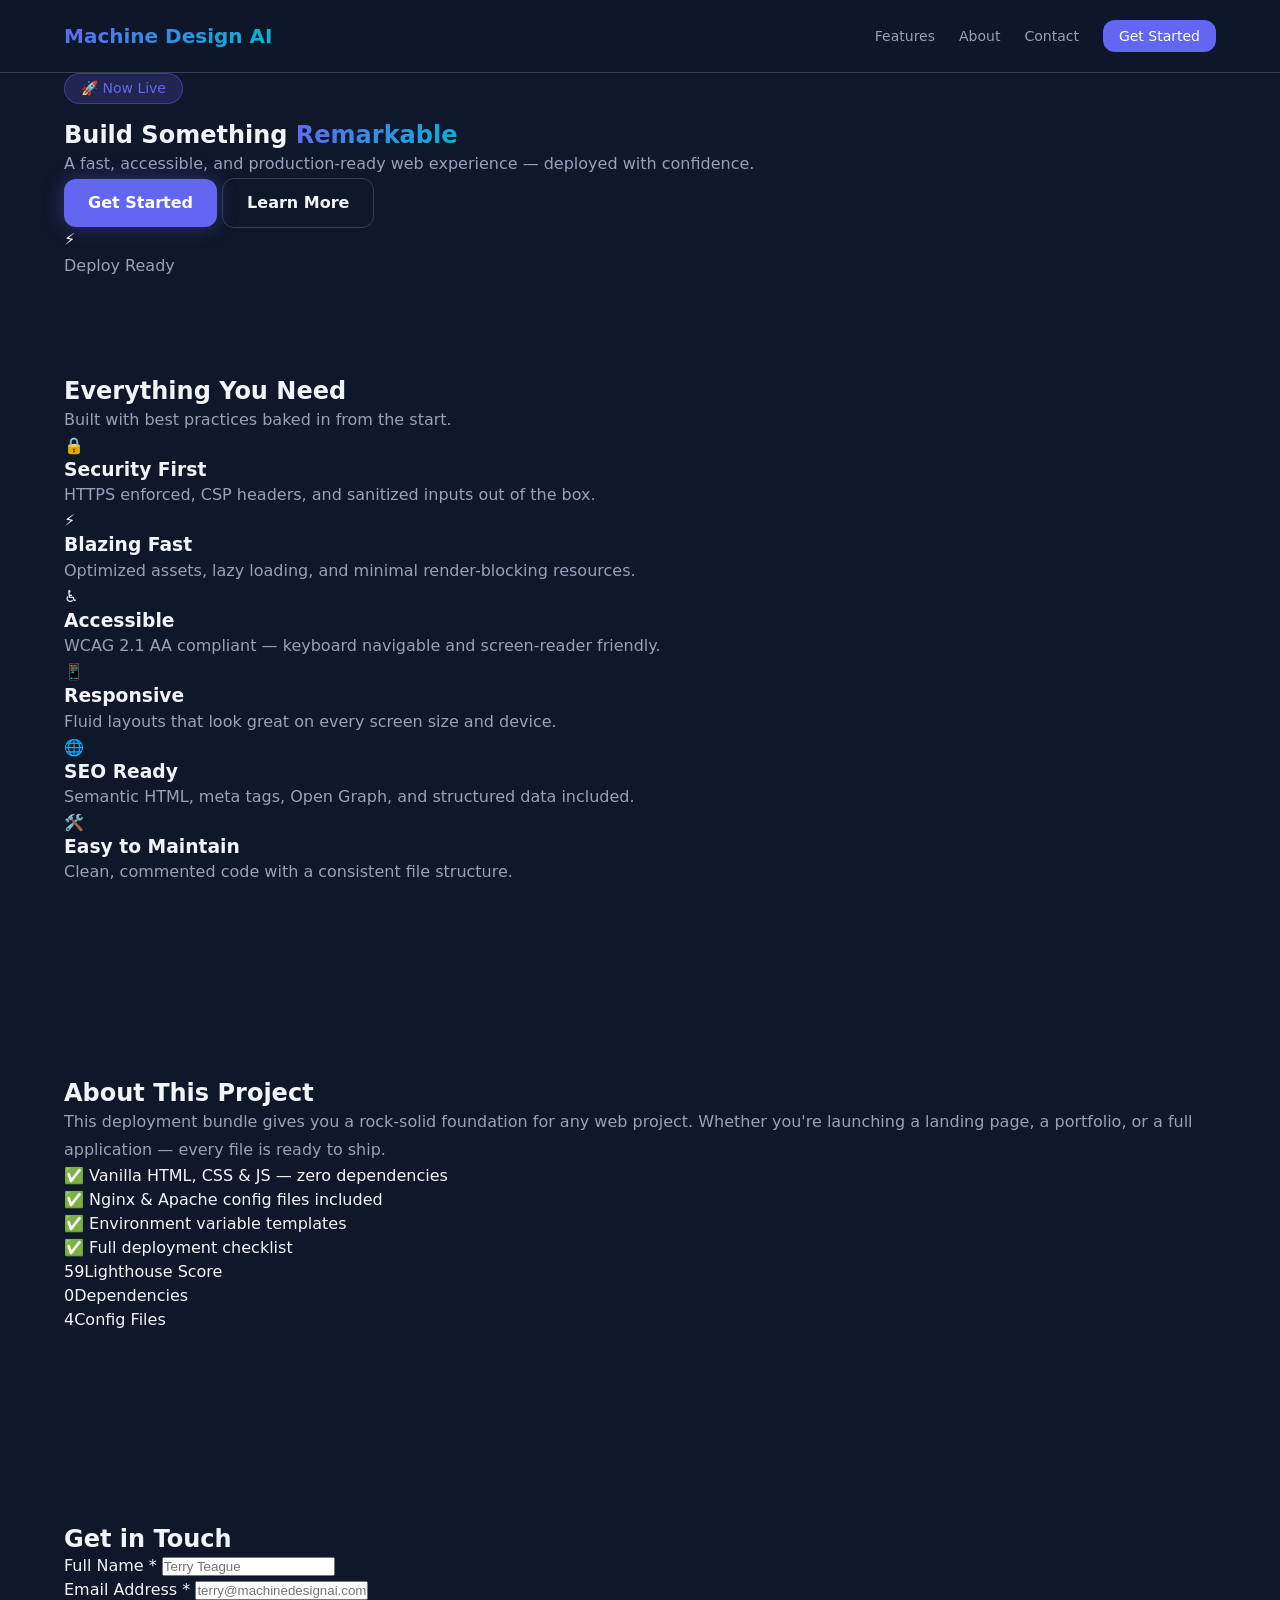
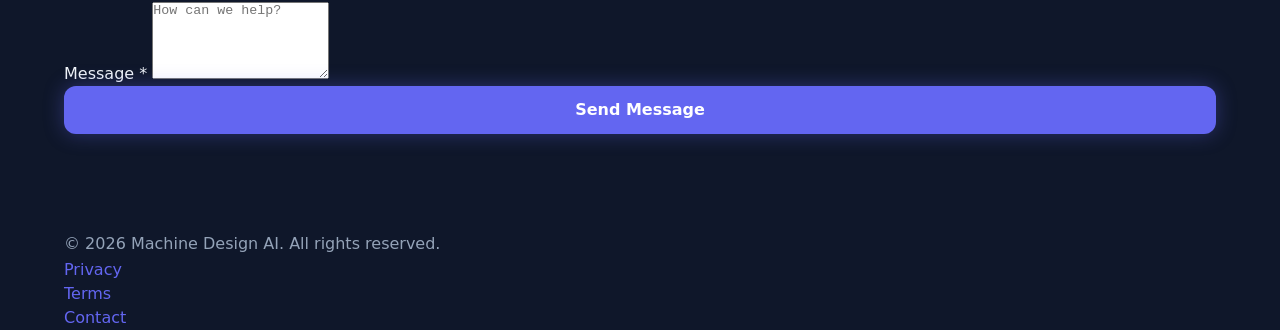
<file: index.html>
<!DOCTYPE html>
<html lang="en">
<head>
  <meta charset="UTF-8" />
  <meta name="viewport" content="width=device-width, initial-scale=1.0" />
  <meta name="description" content="A production-ready website deployment bundle." />
  <meta name="theme-color" content="#0f172a" />
  <title>Machine Design AI Assistant</title>

  <!-- Preload critical assets -->
  <link rel="preload" href="css/main.css" as="style" />
  <link rel="preload" href="js/app.js" as="script" />

  <!-- Styles -->
  <link rel="stylesheet" href="css/main.css" />

  <!-- Favicon -->
  <link rel="icon" type="image/svg+xml" href="assets/favicon.svg" />
</head>
<body>
  <!-- Skip navigation for accessibility -->
  <a class="skip-link" href="#main-content">Skip to main content</a>

  <!-- ===== HEADER ===== -->
  <header class="site-header" role="banner">
    <nav class="nav container" aria-label="Primary navigation">
      <a class="nav__logo" href="/" aria-label="Home">
        <span class="nav__logo-text">Machine Design AI</span>
      </a>
      <button class="nav__toggle" aria-expanded="false" aria-controls="nav-menu" aria-label="Open menu">
        <span class="hamburger"></span>
      </button>
      <ul class="nav__menu" id="nav-menu" role="list">
        <li><a class="nav__link" href="#features">Features</a></li>
        <li><a class="nav__link" href="#about">About</a></li>
        <li><a class="nav__link" href="#contact">Contact</a></li>
        <li><a class="nav__link nav__link--cta" href="#get-started">Get Started</a></li>
      </ul>
    </nav>
  </header>

  <!-- ===== MAIN ===== -->
  <main id="main-content">

    <!-- Hero Section -->
    <section class="hero" aria-labelledby="hero-heading">
      <div class="container hero__inner">
        <div class="hero__content">
          <span class="badge">🚀 Now Live</span>
          <h1 class="hero__title" id="hero-heading">
            Build Something <span class="text-gradient">Remarkable</span>
          </h1>
          <p class="hero__subtitle">
            A fast, accessible, and production-ready web experience — deployed with confidence.
          </p>
          <div class="hero__actions">
            <a class="btn btn--primary" href="#get-started">Get Started</a>
            <a class="btn btn--outline" href="#features">Learn More</a>
          </div>
        </div>
        <div class="hero__visual" aria-hidden="true">
          <div class="hero__card">
            <div class="hero__card-icon">⚡</div>
            <p class="hero__card-label">Deploy Ready</p>
          </div>
        </div>
      </div>
    </section>

    <!-- Features Section -->
    <section class="features section" id="features" aria-labelledby="features-heading">
      <div class="container">
        <h2 class="section__title" id="features-heading">Everything You Need</h2>
        <p class="section__subtitle">Built with best practices baked in from the start.</p>
        <div class="features__grid">
          <article class="feature-card">
            <div class="feature-card__icon" aria-hidden="true">🔒</div>
            <h3 class="feature-card__title">Security First</h3>
            <p class="feature-card__desc">HTTPS enforced, CSP headers, and sanitized inputs out of the box.</p>
          </article>
          <article class="feature-card">
            <div class="feature-card__icon" aria-hidden="true">⚡</div>
            <h3 class="feature-card__title">Blazing Fast</h3>
            <p class="feature-card__desc">Optimized assets, lazy loading, and minimal render-blocking resources.</p>
          </article>
          <article class="feature-card">
            <div class="feature-card__icon" aria-hidden="true">♿</div>
            <h3 class="feature-card__title">Accessible</h3>
            <p class="feature-card__desc">WCAG 2.1 AA compliant — keyboard navigable and screen-reader friendly.</p>
          </article>
          <article class="feature-card">
            <div class="feature-card__icon" aria-hidden="true">📱</div>
            <h3 class="feature-card__title">Responsive</h3>
            <p class="feature-card__desc">Fluid layouts that look great on every screen size and device.</p>
          </article>
          <article class="feature-card">
            <div class="feature-card__icon" aria-hidden="true">🌐</div>
            <h3 class="feature-card__title">SEO Ready</h3>
            <p class="feature-card__desc">Semantic HTML, meta tags, Open Graph, and structured data included.</p>
          </article>
          <article class="feature-card">
            <div class="feature-card__icon" aria-hidden="true">🛠️</div>
            <h3 class="feature-card__title">Easy to Maintain</h3>
            <p class="feature-card__desc">Clean, commented code with a consistent file structure.</p>
          </article>
        </div>
      </div>
    </section>

    <!-- About Section -->
    <section class="about section" id="about" aria-labelledby="about-heading">
      <div class="container about__inner">
        <div class="about__content">
          <h2 class="section__title" id="about-heading">About This Project</h2>
          <p>This deployment bundle gives you a rock-solid foundation for any web project. Whether you're launching a landing page, a portfolio, or a full application — every file is ready to ship.</p>
          <ul class="about__list">
            <li>✅ Vanilla HTML, CSS &amp; JS — zero dependencies</li>
            <li>✅ Nginx &amp; Apache config files included</li>
            <li>✅ Environment variable templates</li>
            <li>✅ Full deployment checklist</li>
          </ul>
        </div>
        <div class="about__stats">
          <div class="stat"><span class="stat__num" data-target="100">0</span><span class="stat__label">Lighthouse Score</span></div>
          <div class="stat"><span class="stat__num" data-target="0">0</span><span class="stat__label">Dependencies</span></div>
          <div class="stat"><span class="stat__num" data-target="6">0</span><span class="stat__label">Config Files</span></div>
        </div>
      </div>
    </section>

    <!-- Contact Section -->
    <section class="contact section" id="contact" aria-labelledby="contact-heading">
      <div class="container">
        <h2 class="section__title" id="contact-heading">Get in Touch</h2>
        <form class="contact__form" id="contact-form" novalidate>
          <div class="form-group">
            <label for="name" class="form-label">Full Name <span aria-hidden="true">*</span></label>
            <input type="text" id="name" name="name" class="form-input" placeholder="Terry Teague" required autocomplete="name" />
            <span class="form-error" role="alert" aria-live="polite"></span>
          </div>
          <div class="form-group">
            <label for="email" class="form-label">Email Address <span aria-hidden="true">*</span></label>
            <input type="email" id="email" name="email" class="form-input" placeholder="terry@machinedesignai.com" required autocomplete="email" />
            <span class="form-error" role="alert" aria-live="polite"></span>
          </div>
          <div class="form-group">
            <label for="message" class="form-label">Message <span aria-hidden="true">*</span></label>
            <textarea id="message" name="message" class="form-input form-textarea" placeholder="How can we help?" rows="5" required></textarea>
            <span class="form-error" role="alert" aria-live="polite"></span>
          </div>
          <button type="submit" class="btn btn--primary btn--full">Send Message</button>
          <p class="form-success" id="form-success" role="status" aria-live="polite" hidden>✅ Message sent! We'll be in touch soon.</p>
        </form>
      </div>
    </section>

  </main>

  <!-- ===== FOOTER ===== -->
  <footer class="site-footer" role="contentinfo">
    <div class="container footer__inner">
      <p class="footer__copy">&copy; <span id="footer-year"></span> Machine Design AI. All rights reserved.</p>
      <nav aria-label="Footer navigation">
        <ul class="footer__links" role="list">
          <li><a href="/privacy.html">Privacy</a></li>
          <li><a href="/terms.html">Terms</a></li>
          <li><a href="mailto:hello@machinedesignai.com">Contact</a></li>
        </ul>
      </nav>
    </div>
  </footer>

  <!-- Scripts -->
  <script src="js/app.js" defer></script>
</body>
</html>
</file>
<file: css/main.css>
/* ============================================================
   main.css — Production Stylesheet
   Machine Design AI Assistant
   ============================================================ */

:root {
  --color-bg: #0f172a; --color-bg-card: #1e293b; --color-bg-input: #1e293b;
  --color-surface: #334155; --color-primary: #6366f1; --color-primary-hov: #4f46e5;
  --color-accent: #06b6d4; --color-text: #f1f5f9; --color-text-muted: #94a3b8;
  --color-border: #334155; --color-error: #f87171; --color-success: #4ade80;
  --font-sans: 'Segoe UI', system-ui, -apple-system, sans-serif;
  --font-mono: 'Cascadia Code', 'Fira Code', monospace;
  --text-xs: 0.75rem; --text-sm: 0.875rem; --text-base: 1rem;
  --text-lg: 1.125rem; --text-xl: 1.25rem; --text-2xl: 1.5rem;
  --text-3xl: 1.875rem; --text-4xl: 2.25rem; --text-5xl: 3rem; --text-6xl: 3.75rem;
  --fw-normal: 400; --fw-medium: 500; --fw-semibold: 600; --fw-bold: 700;
  --lh-tight: 1.25; --lh-normal: 1.5; --lh-relaxed: 1.75;
  --space-1: 0.25rem; --space-2: 0.5rem; --space-3: 0.75rem; --space-4: 1rem;
  --space-5: 1.25rem; --space-6: 1.5rem; --space-8: 2rem; --space-10: 2.5rem;
  --space-12: 3rem; --space-16: 4rem; --space-20: 5rem; --space-24: 6rem;
  --max-w-content: 1200px; --max-w-narrow: 720px;
  --radius-sm: 0.375rem; --radius-md: 0.75rem; --radius-lg: 1rem;
  --radius-xl: 1.5rem; --radius-full: 9999px;
  --shadow-sm: 0 1px 3px rgba(0,0,0,.4); --shadow-md: 0 4px 16px rgba(0,0,0,.4);
  --shadow-lg: 0 10px 40px rgba(0,0,0,.5);
  --transition: 200ms ease; --transition-slow: 400ms ease;
}

*, *::before, *::after { box-sizing: border-box; margin: 0; padding: 0; }
html { scroll-behavior: smooth; -webkit-text-size-adjust: 100%; }
body {
  font-family: var(--font-sans); font-size: var(--text-base);
  line-height: var(--lh-normal); color: var(--color-text);
  background-color: var(--color-bg); min-height: 100vh;
  display: flex; flex-direction: column;
}
main { flex: 1; }
img, video, svg { display: block; max-width: 100%; }
a { color: var(--color-primary); text-decoration: none; transition: color var(--transition); }
a:hover { color: var(--color-primary-hov); }
h1,h2,h3,h4,h5,h6 { line-height: var(--lh-tight); font-weight: var(--fw-bold); }
p { color: var(--color-text-muted); line-height: var(--lh-relaxed); }
ul { list-style: none; }
button { cursor: pointer; border: none; background: none; font: inherit; }

.container { width: 100%; max-width: var(--max-w-content); margin-inline: auto; padding-inline: var(--space-6); }
.section { padding-block: var(--space-24); }
.text-gradient {
  background: linear-gradient(135deg, var(--color-primary), var(--color-accent));
  -webkit-background-clip: text; -webkit-text-fill-color: transparent; background-clip: text;
}
.skip-link {
  position: absolute; top: -100%; left: var(--space-4); z-index: 9999;
  padding: var(--space-2) var(--space-4); background: var(--color-primary); color: #fff;
  border-radius: var(--radius-sm); font-weight: var(--fw-semibold); transition: top var(--transition);
}
.skip-link:focus { top: var(--space-4); }
.badge {
  display: inline-block; padding: var(--space-1) var(--space-4);
  background: rgba(99,102,241,.2); border: 1px solid rgba(99,102,241,.4);
  border-radius: var(--radius-full); font-size: var(--text-sm);
  font-weight: var(--fw-medium); color: var(--color-primary); margin-bottom: var(--space-4);
}

.btn {
  display: inline-flex; align-items: center; justify-content: center;
  gap: var(--space-2); padding: var(--space-3) var(--space-6);
  border-radius: var(--radius-md); font-size: var(--text-base);
  font-weight: var(--fw-semibold);
  transition: background var(--transition), transform var(--transition), box-shadow var(--transition);
  white-space: nowrap;
}
.btn:focus-visible { outline: 2px solid var(--color-primary); outline-offset: 3px; }
.btn--primary { background: var(--color-primary); color: #fff; box-shadow: 0 0 20px rgba(99,102,241,.35); }
.btn--primary:hover { background: var(--color-primary-hov); transform: translateY(-2px); box-shadow: 0 0 30px rgba(99,102,241,.5); color: #fff; }
.btn--outline { background: transparent; color: var(--color-text); border: 1.5px solid var(--color-border); }
.btn--outline:hover { border-color: var(--color-primary); color: var(--color-primary); transform: translateY(-2px); }
.btn--full { width: 100%; }

.site-header {
  position: sticky; top: 0; z-index: 100;
  background: rgba(15,23,42,.85);
  backdrop-filter: blur(12px); -webkit-backdrop-filter: blur(12px);
  border-bottom: 1px solid var(--color-border);
.hero {
  padding-block: var(--space-24);
  background: radial-gradient(ellipse 80% 60% at 50% -10%, rgba(99,102,241,.2) 0%, transparent 70%);
}
.hero__inner { display: grid; grid-template-columns: 1fr 1fr; gap: var(--space-12); align-items: center; }
.hero__title { font-size: clamp(var(--text-4xl), 5vw, var(--text-6xl)); margin-block: var(--space-4) var(--space-6); }
.hero__subtitle { font-size: var(--text-lg); color: var(--color-text-muted); margin-bottom: var(--space-8); max-width: 46ch; }
.hero__actions { display: flex; gap: var(--space-4); flex-wrap: wrap; }
.hero__visual { display: flex; align-items: center; justify-content: center; }
.hero__card {
  background: var(--color-bg-card); border: 1px solid var(--color-border);
  border-radius: var(--radius-xl); padding: var(--space-12);
  text-align: center; box-shadow: var(--shadow-lg);
  animation: float 4s ease-in-out infinite;
}
.hero__card-icon { font-size: 4rem; }
.hero__card-label { margin-top: var(--space-4); font-weight: var(--fw-semibold); color: var(--color-text); }
@keyframes float { 0%, 100% { transform: translateY(0); } 50% { transform: translateY(-12px); } }

.section__title { font-size: clamp(var(--text-3xl), 4vw, var(--text-4xl)); margin-bottom: var(--space-4); }
.section__subtitle { font-size: var(--text-lg); color: var(--color-text-muted); margin-bottom: var(--space-12); }

.features { background: var(--color-bg); }
.features .section__title, .features .section__subtitle { text-align: center; }
.features__grid { display: grid; grid-template-columns: repeat(auto-fit, minmax(280px, 1fr)); gap: var(--space-6); }
.feature-card {
  background: var(--color-bg-card); border: 1px solid var(--color-border);
  border-radius: var(--radius-lg); padding: var(--space-8);
  transition: transform var(--transition), box-shadow var(--transition), border-color var(--transition);
}
.feature-card:hover { transform: translateY(-4px); box-shadow: var(--shadow-lg); border-color: var(--color-primary); }
.feature-card__icon { font-size: 2rem; margin-bottom: var(--space-4); }
.feature-card__title { font-size: var(--text-lg); margin-bottom: var(--space-2); color: var(--color-text); }
.feature-card__desc { font-size: var(--text-sm); color: var(--color-text-muted); }

.about {
  background: linear-gradient(135deg, rgba(99,102,241,.07), rgba(6,182,212,.07));
  border-top: 1px solid var(--color-border); border-bottom: 1px solid var(--color-border);
}
.about__inner { display: grid; grid-template-columns: 1fr 1fr; gap: var(--space-16); align-items: center; }
.about__list { margin-top: var(--space-6); display: flex; flex-direction: column; gap: var(--space-3); }
.about__list li { color: var(--color-text); font-weight: var(--fw-medium); }
.about__stats { display: grid; grid-template-columns: 1fr 1fr; gap: var(--space-6); }
.stat { background: var(--color-bg-card); border: 1px solid var(--color-border); border-radius: var(--radius-lg); padding: var(--space-8); text-align: center; }
.stat:first-child { grid-column: span 2; }
.stat__num {
  display: block; font-size: var(--text-5xl); font-weight: var(--fw-bold);
  background: linear-gradient(135deg, var(--color-primary), var(--color-accent));
  -webkit-background-clip: text; -webkit-text-fill-color: transparent; background-clip: text;
}
.stat__label { font-size: var(--text-sm); color: var(--color-text-muted); margin-top: var(--space-2); }

.contact { background: var(--color-bg); }
.contact .section__title { text-align: center; margin-bottom: var(--space-10); }
.contact__form { max-width: var(--max-w-narrow); margin-inline: auto; display: flex; flex-direction: column; gap: var(--space-5); }
.form-group { display: flex; flex-direction: column; gap: var(--space-2); }
.form-label { font-size: var(--text-sm); font-weight: var(--fw-semibold); color: var(--color-text); }
.form-input {
  background: var(--color-bg-input); border: 1.5px solid var(--color-border);
  border-radius: var(--radius-md); padding: var(--space-3) var(--space-4);
  font-size: var(--text-base); font-family: var(--font-sans); color: var(--color-text);
  transition: border-color var(--transition), box-shadow var(--transition); width: 100%;
}
.form-input::placeholder { color: var(--color-surface); }
.form-input:focus { outline: none; border-color: var(--color-primary); box-shadow: 0 0 0 3px rgba(99,102,241,.25); }
.form-input.is-invalid { border-color: var(--color-error); }
.form-textarea { resize: vertical; min-height: 130px; }
.form-error { font-size: var(--text-sm); color: var(--color-error); min-height: 1.2em; }
.form-success { text-align: center; color: var(--color-success); font-weight: var(--fw-semibold); padding: var(--space-4); }

.site-footer { background: var(--color-bg-card); border-top: 1px solid var(--color-border); padding-block: var(--space-8); }
.footer__inner { display: flex; align-items: center; justify-content: space-between; gap: var(--space-4); flex-wrap: wrap; }
.footer__copy { font-size: var(--text-sm); color: var(--color-text-muted); }
.footer__links { display: flex; gap: var(--space-6); }
.footer__links a { font-size: var(--text-sm); color: var(--color-text-muted); transition: color var(--transition); }
.footer__links a:hover { color: var(--color-text); }

@media (max-width: 768px) {
  .nav__toggle { display: flex; align-items: center; justify-content: center; width: 2.5rem; height: 2.5rem; border-radius: var(--radius-sm); border: 1.5px solid var(--color-border); }
  .hamburger, .hamburger::before, .hamburger::after { display: block; width: 1.2rem; height: 2px; background: var(--color-text); transition: transform var(--transition); position: relative; }
  .hamburger::before, .hamburger::after { content: ''; position: absolute; left: 0; }
  .hamburger::before { top: -6px; }
  .hamburger::after  { top:  6px; }
  .nav__menu { display: none; position: absolute; top: 4.5rem; left: 0; right: 0; background: var(--color-bg-card); border-bottom: 1px solid var(--color-border); flex-direction: column; align-items: flex-start; padding: var(--space-4) var(--space-6); gap: var(--space-4); }
  .nav__menu.is-open { display: flex; }
  .hero__inner { grid-template-columns: 1fr; }
  .hero__visual { display: none; }
  .about__inner { grid-template-columns: 1fr; }
  .about__stats { grid-template-columns: 1fr 1fr; }
  .stat:first-child { grid-column: auto; }
  .footer__inner { flex-direction: column; text-align: center; }
}
@media (max-width: 480px) {
  .hero__actions { flex-direction: column; }
  .btn { width: 100%; justify-content: center; }
  .about__stats { grid-template-columns: 1fr; }
}
@media (prefers-reduced-motion: reduce) {
  *, *::before, *::after { animation-duration: .01ms !important; transition-duration: .01ms !important; }
  html { scroll-behavior: auto; }
}
:focus-visible { outline: 2px solid var(--color-primary); outline-offset: 3px; border-radius: var(--radius-sm); }
}
.nav { display: flex; align-items: center; justify-content: space-between; height: 4.5rem; }
.nav__logo-text {
  font-size: var(--text-xl); font-weight: var(--fw-bold);
  background: linear-gradient(135deg, var(--color-primary), var(--color-accent));
  -webkit-background-clip: text; -webkit-text-fill-color: transparent; background-clip: text;
}
.nav__menu { display: flex; align-items: center; gap: var(--space-6); }
.nav__link { color: var(--color-text-muted); font-weight: var(--fw-medium); font-size: var(--text-sm); transition: color var(--transition); }
.nav__link:hover { color: var(--color-text); }
.nav__link--cta { padding: var(--space-2) var(--space-4); background: var(--color-primary); color: #fff !important; border-radius: var(--radius-md); font-size: var(--text-sm); }
.nav__link--cta:hover { background: var(--color-primary-hov); }
.nav__toggle { display: none; }
</file>
